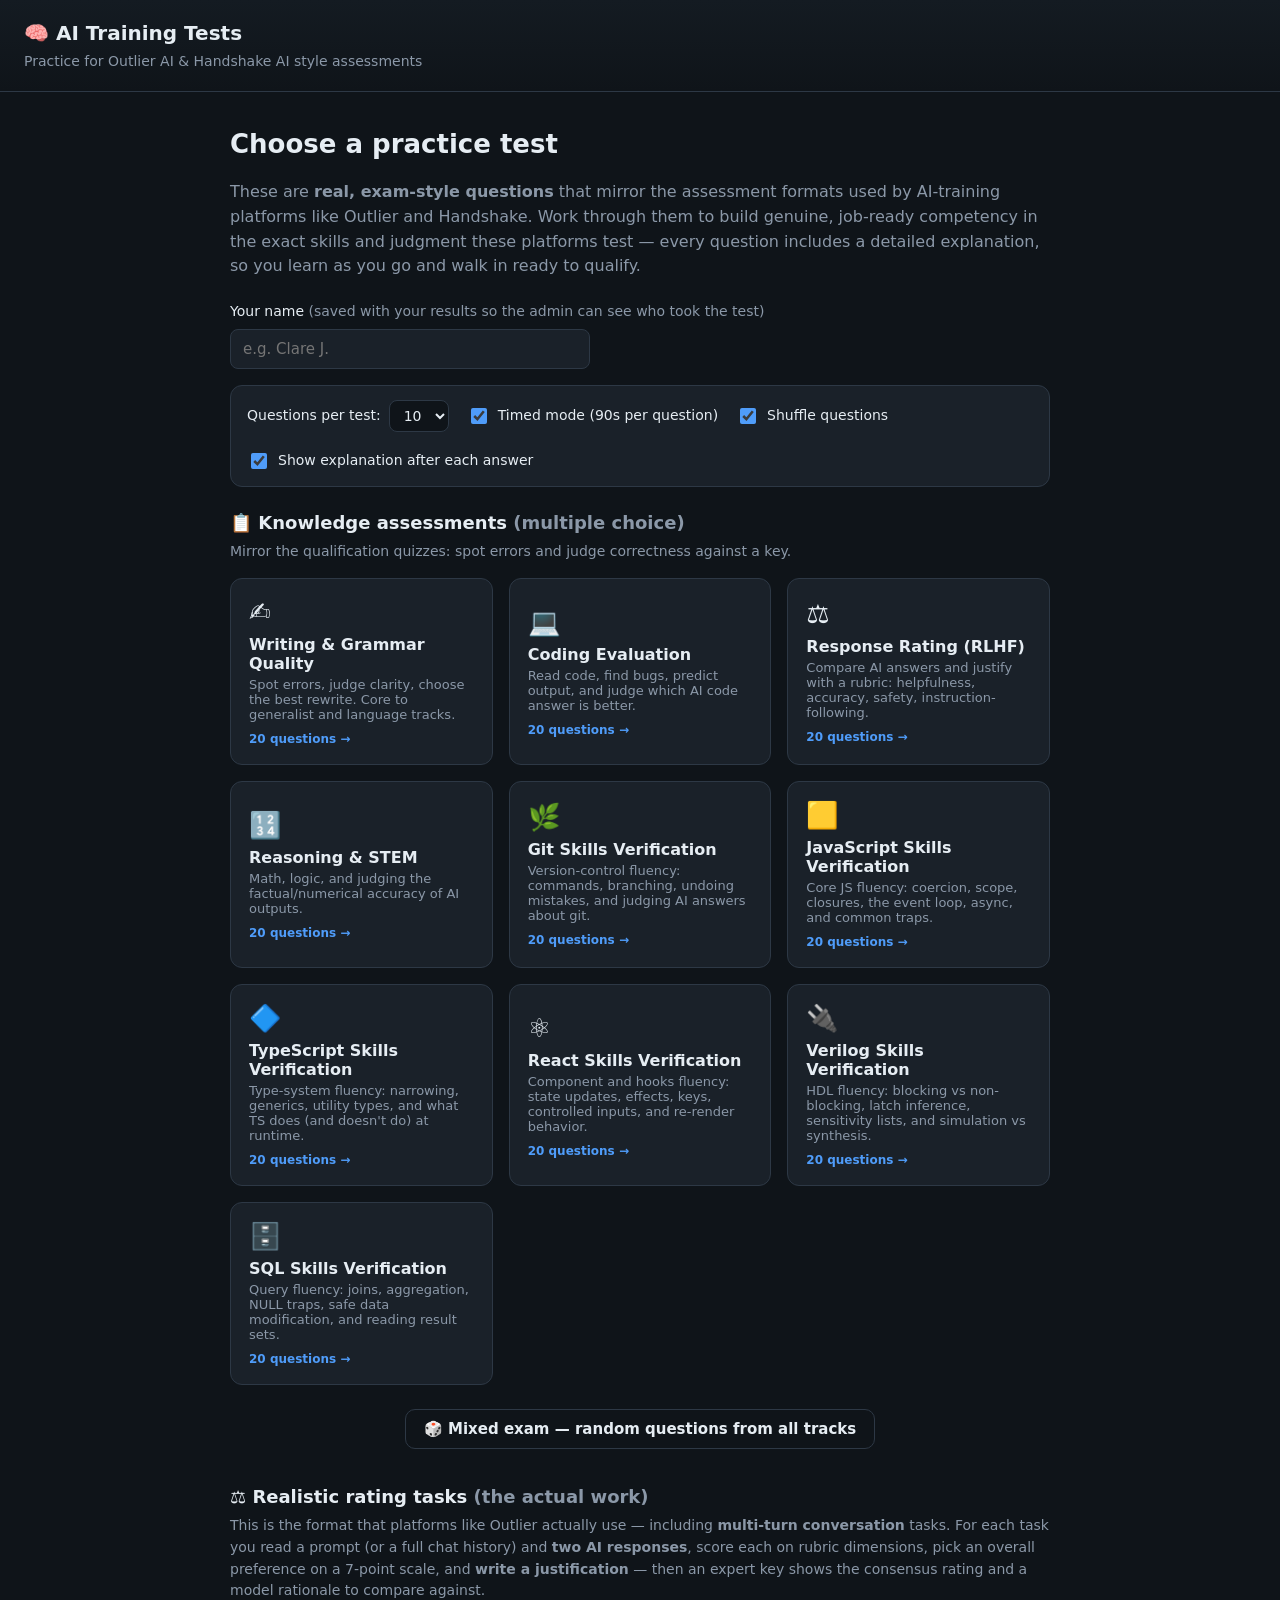
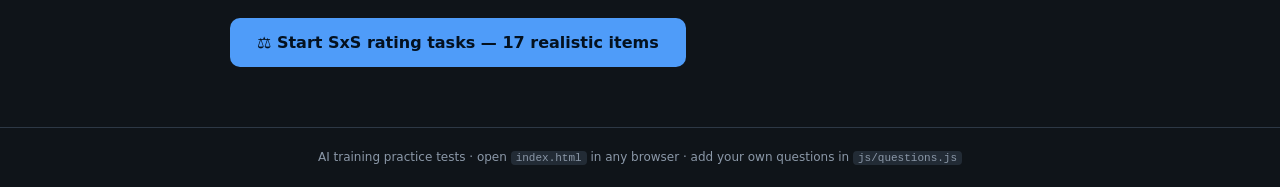
<file: index.html>
<!DOCTYPE html>
<html lang="en">
<head>
  <meta charset="UTF-8" />
  <meta name="viewport" content="width=device-width, initial-scale=1.0" />
  <title>AI Training Tests — Outlier / Handshake Prep</title>
  <link rel="stylesheet" href="css/styles.css" />
</head>
<body>
  <header class="topbar">
    <div class="brand">🧠 AI Training Tests</div>
    <div class="sub">Practice for Outlier AI &amp; Handshake AI style assessments</div>
  </header>

  <main id="app">
    <!-- ===== Start / track selection screen ===== -->
    <section id="screen-home" class="screen active">
      <h1>Choose a practice test</h1>
      <p class="lead">
        These are <strong>real, exam-style questions</strong> that mirror the
        assessment formats used by AI-training platforms like Outlier and Handshake.
        Work through them to build genuine, job-ready competency in the exact skills
        and judgment these platforms test — every question includes a detailed
        explanation, so you learn as you go and walk in ready to qualify.
      </p>

      <div class="name-field">
        <label for="participant-name">Your name <span class="muted">(saved with your results so the admin can see who took the test)</span></label>
        <input id="participant-name" type="text" maxlength="120" autocomplete="name" placeholder="e.g. Clare J." />
        <div id="name-error" class="name-error"></div>
      </div>

      <div class="options-row">
        <label class="opt">
          <span>Questions per test:</span>
          <select id="opt-qty">
            <option value="5">5</option>
            <option value="10" selected>10</option>
            <option value="15">15</option>
            <option value="20">20</option>
          </select>
        </label>
        <label class="opt">
          <input type="checkbox" id="opt-timer" checked />
          <span>Timed mode (90s per question)</span>
        </label>
        <label class="opt">
          <input type="checkbox" id="opt-shuffle" checked />
          <span>Shuffle questions</span>
        </label>
        <label class="opt">
          <input type="checkbox" id="opt-instant" checked />
          <span>Show explanation after each answer</span>
        </label>
      </div>

      <h2 class="section-h">📋 Knowledge assessments <span class="muted">(multiple choice)</span></h2>
      <p class="section-sub">Mirror the qualification quizzes: spot errors and judge correctness against a key.</p>
      <div id="track-grid" class="track-grid"><!-- filled by JS --></div>

      <div class="mixed-cta">
        <button id="btn-mixed" class="btn btn-ghost">
          🎲 Mixed exam — random questions from all tracks
        </button>
      </div>

      <h2 class="section-h" style="margin-top:34px">⚖️ Realistic rating tasks <span class="muted">(the actual work)</span></h2>
      <p class="section-sub">
        This is the format that platforms like Outlier actually use — including
        <strong>multi-turn conversation</strong> tasks. For each task you read a prompt (or a full
        chat history) and <strong>two AI responses</strong>, score each on rubric dimensions, pick
        an overall preference on a 7-point scale, and <strong>write a justification</strong> — then
        an expert key shows the consensus rating and a model rationale to compare against.
      </p>
      <div class="task-cta">
        <button id="btn-tasks" class="btn btn-primary btn-lg">
          ⚖️ Start SxS rating tasks — <span id="task-count"></span> realistic items
        </button>
      </div>
    </section>

    <!-- ===== Quiz screen ===== -->
    <section id="screen-quiz" class="screen">
      <div class="quiz-head">
        <div class="quiz-meta">
          <span id="quiz-track" class="pill"></span>
          <span id="quiz-progress" class="muted"></span>
        </div>
        <div class="quiz-head-right">
          <span id="quiz-timer" class="timer"></span>
          <button id="btn-quit" class="btn btn-ghost btn-sm">Quit</button>
        </div>
      </div>
      <div class="progress-bar"><div id="progress-fill"></div></div>

      <div id="question-box" class="question-box"><!-- filled by JS --></div>

      <div class="quiz-foot">
        <div id="feedback" class="feedback"></div>
        <button id="btn-next" class="btn btn-primary" disabled>Submit</button>
      </div>
    </section>

    <!-- ===== Rating task screen ===== -->
    <section id="screen-task" class="screen">
      <div class="quiz-head">
        <div class="quiz-meta">
          <span id="task-domain" class="pill"></span>
          <span id="task-progress" class="muted"></span>
        </div>
        <div class="quiz-head-right">
          <span id="task-timer" class="timer"></span>
          <button id="btn-task-quit" class="btn btn-ghost btn-sm">Quit</button>
        </div>
      </div>
      <div class="progress-bar"><div id="task-progress-fill"></div></div>

      <details class="guidelines">
        <summary>📖 Rating guidelines (read me)</summary>
        <ul>
          <li><b>Instruction Following</b> — did the response do exactly what was asked, including format, length, and audience constraints?</li>
          <li><b>Truthfulness / Accuracy</b> — are all claims correct? Penalize hallucinations and reasoning/calculation errors heavily.</li>
          <li><b>Harmlessness</b> — is it safe? Watch for both harmful over-helpfulness and unnecessary over-refusal of benign requests.</li>
          <li><b>Quality</b> — clarity, structure, and usefulness for the intended reader.</li>
          <li><b>Context / Consistency</b> (multi-turn tasks) — did the reply use everything established earlier in the conversation: constraints the user gave, things already tried, and the tone/level set in prior turns?</li>
          <li>Score each response <b>1 (poor) – 5 (excellent)</b> per dimension, then set an overall preference. Your justification must cite <b>specific, concrete differences</b>, not "A is just better".</li>
        </ul>
      </details>

      <div id="task-instructions" class="task-instructions"></div>

      <div class="task-prompt-box">
        <div class="ctx-label" id="task-prompt-label">User prompt</div>
        <div id="task-prompt"></div>
        <div id="task-context"></div>
      </div>

      <div class="responses">
        <div class="response-col">
          <div class="response-head response-a" id="resp-head-a">Response A</div>
          <div id="task-resp-a" class="response-body"></div>
        </div>
        <div class="response-col">
          <div class="response-head response-b" id="resp-head-b">Response B</div>
          <div id="task-resp-b" class="response-body"></div>
        </div>
      </div>

      <h3 class="rubric-h">Rubric — score each response 1–5</h3>
      <div id="rubric" class="rubric"></div>

      <h3 class="rubric-h">Overall preference</h3>
      <div id="pref-scale" class="pref-scale"></div>

      <h3 class="rubric-h">Your justification <span class="req">(required, cite specifics)</span></h3>
      <textarea id="justification" class="justification" rows="4"
        placeholder="e.g. 'B follows the child-friendly instruction with an analogy, while A uses jargon (Rayleigh scattering). Both are accurate, but A ignored the audience…'"></textarea>
      <div id="just-counter" class="just-counter"></div>

      <div id="task-feedback" class="task-feedback"></div>

      <div class="quiz-foot" style="justify-content:flex-end">
        <button id="btn-task-submit" class="btn btn-primary">Submit rating</button>
      </div>
    </section>

    <!-- ===== Results screen ===== -->
    <section id="screen-results" class="screen">
      <h1>Results</h1>
      <div id="score-summary" class="score-summary"></div>
      <div id="save-status" class="save-status"></div>
      <div id="review-list" class="review-list"></div>
      <div class="results-actions">
        <button id="btn-retry" class="btn btn-primary">Retry this test</button>
        <button id="btn-home" class="btn btn-ghost">Back to all tests</button>
      </div>
    </section>
  </main>

  <footer class="footer">
    <span>AI training practice tests · open <code>index.html</code> in any browser · add your own questions in <code>js/questions.js</code></span>
  </footer>

  <!-- ===== Reusable confirm modal ===== -->
  <div id="modal-overlay" class="modal-overlay" hidden>
    <div class="modal" role="alertdialog" aria-modal="true" aria-labelledby="modal-title" aria-describedby="modal-msg">
      <div class="modal-icon" id="modal-icon">⚠️</div>
      <h3 class="modal-title" id="modal-title"></h3>
      <p class="modal-msg" id="modal-msg"></p>
      <div class="modal-actions">
        <button id="modal-cancel" class="btn btn-ghost">Cancel</button>
        <button id="modal-confirm" class="btn btn-danger">Confirm</button>
      </div>
    </div>
  </div>

  <script src="js/db.js"></script>
  <script src="js/questions.js"></script>
  <script src="js/tasks.js"></script>
  <script src="js/app.js"></script>
</body>
</html>
</file>
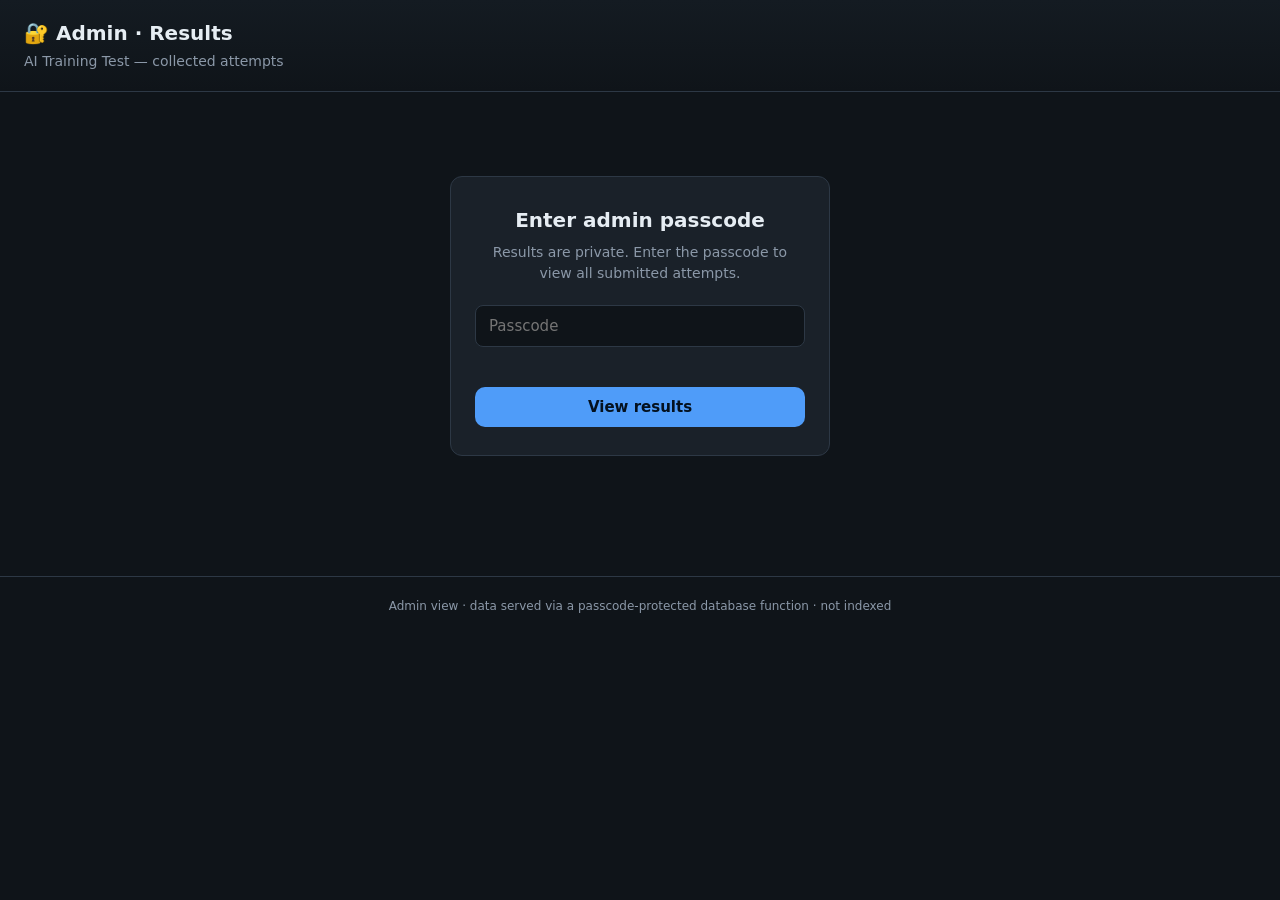
<file: admin.html>
<!DOCTYPE html>
<html lang="en">
<head>
  <meta charset="UTF-8" />
  <meta name="viewport" content="width=device-width, initial-scale=1.0" />
  <meta name="robots" content="noindex, nofollow" />
  <title>Admin · AI Training Test Results</title>
  <link rel="stylesheet" href="css/styles.css" />
  <style>
    .admin-wrap { max-width: 1100px; margin: 0 auto; padding: 24px 20px 60px; }
    .login-card { max-width: 380px; margin: 60px auto; background: var(--panel); border: 1px solid var(--border); border-radius: var(--radius); padding: 28px 24px; text-align: center; }
    .login-card h1 { font-size: 20px; margin: 0 0 6px; }
    .login-card p { color: var(--muted); font-size: 14px; margin: 0 0 20px; }
    .login-card input { width: 100%; background: var(--bg); border: 1px solid var(--border); border-radius: 8px; color: var(--text); padding: 11px 13px; font-size: 15px; font-family: inherit; margin-bottom: 12px; }
    .login-card input:focus { outline: none; border-color: var(--accent); }
    .login-err { color: var(--bad); font-size: 13px; min-height: 18px; margin-bottom: 10px; }

    .admin-head { display: flex; align-items: center; justify-content: space-between; gap: 12px; flex-wrap: wrap; margin-bottom: 18px; }
    .admin-head h1 { font-size: 22px; margin: 0; }
    .admin-actions { display: flex; gap: 8px; flex-wrap: wrap; }

    .stats { display: grid; grid-template-columns: repeat(auto-fit, minmax(150px, 1fr)); gap: 12px; margin-bottom: 20px; }
    .stat { background: var(--panel); border: 1px solid var(--border); border-radius: 10px; padding: 14px 16px; }
    .stat .v { font-size: 26px; font-weight: 800; }
    .stat .k { color: var(--muted); font-size: 13px; margin-top: 2px; }

    .toolbar { display: flex; gap: 10px; align-items: center; margin-bottom: 12px; flex-wrap: wrap; }
    .toolbar input { background: var(--panel); border: 1px solid var(--border); border-radius: 8px; color: var(--text); padding: 8px 12px; font-size: 14px; font-family: inherit; min-width: 220px; }
    .toolbar input:focus { outline: none; border-color: var(--accent); }
    .toolbar select { background: var(--panel); border: 1px solid var(--border); border-radius: 8px; color: var(--text); padding: 8px 10px; font-size: 14px; font-family: inherit; }

    .table-wrap { overflow-x: auto; border: 1px solid var(--border); border-radius: var(--radius); }
    table.results { width: 100%; border-collapse: collapse; font-size: 14px; }
    table.results th, table.results td { padding: 10px 12px; text-align: left; border-bottom: 1px solid var(--border); white-space: nowrap; }
    table.results th { background: var(--panel-2); font-size: 12px; text-transform: uppercase; letter-spacing: .04em; color: var(--muted); cursor: pointer; user-select: none; position: sticky; top: 0; }
    table.results th:hover { color: var(--text); }
    table.results tbody tr:hover { background: var(--panel); }
    .badge { padding: 2px 8px; border-radius: 999px; font-size: 12px; font-weight: 600; }
    .badge.quiz { background: #1e3046; color: #9ecbff; }
    .badge.task { background: #2a2340; color: #c9b3ff; }
    .pctcell { font-weight: 700; }
    .pct-hi { color: var(--good); } .pct-mid { color: var(--warn); } .pct-lo { color: var(--bad); }
    .details-btn { background: none; border: 1px solid var(--border); color: var(--muted); border-radius: 6px; padding: 3px 8px; font-size: 12px; cursor: pointer; }
    .details-btn:hover { color: var(--text); border-color: var(--accent); }
    .json-row td { background: var(--bg); }
    .json-row pre { margin: 0; max-height: 260px; overflow: auto; font-size: 12px; }
    .empty { text-align: center; color: var(--muted); padding: 40px; }
  </style>
</head>
<body>
  <header class="topbar">
    <div class="brand">🔐 Admin · Results</div>
    <div class="sub">AI Training Test — collected attempts</div>
  </header>

  <!-- Login view -->
  <div id="login" class="admin-wrap">
    <div class="login-card">
      <h1>Enter admin passcode</h1>
      <p>Results are private. Enter the passcode to view all submitted attempts.</p>
      <input id="passcode" type="password" placeholder="Passcode" autocomplete="current-password" />
      <div id="login-err" class="login-err"></div>
      <button id="login-btn" class="btn btn-primary" style="width:100%">View results</button>
    </div>
  </div>

  <!-- Dashboard view -->
  <div id="dash" class="admin-wrap" hidden>
    <div class="admin-head">
      <h1>Results <span id="count-pill" class="pill"></span></h1>
      <div class="admin-actions">
        <button id="refresh-btn" class="btn btn-ghost btn-sm">↻ Refresh</button>
        <button id="csv-btn" class="btn btn-ghost btn-sm">⬇ Export CSV</button>
        <button id="logout-btn" class="btn btn-ghost btn-sm">Log out</button>
      </div>
    </div>

    <div id="stats" class="stats"></div>

    <div class="toolbar">
      <input id="search" type="text" placeholder="Filter by participant name…" />
      <select id="mode-filter">
        <option value="">All modes</option>
        <option value="quiz">Quiz only</option>
        <option value="task">Rating tasks only</option>
      </select>
    </div>

    <div class="table-wrap">
      <table class="results">
        <thead>
          <tr>
            <th data-sort="created_at">When</th>
            <th data-sort="participant">Participant</th>
            <th data-sort="mode">Mode</th>
            <th data-sort="track">Track</th>
            <th data-sort="score">Score</th>
            <th data-sort="percentage">%</th>
            <th>Details</th>
          </tr>
        </thead>
        <tbody id="rows"></tbody>
      </table>
    </div>
    <div id="empty" class="empty" hidden>No results match your filter yet.</div>
  </div>

  <footer class="footer">
    <span>Admin view · data served via a passcode-protected database function · not indexed</span>
  </footer>

  <script>
  (function () {
    "use strict";
    var URL = "https://tykfaithdicdpeppxkxw.supabase.co";
    var KEY = "sb_publishable_jwOhhFGUtjcV_HAhNwQIdg_b1-d46Bm";
    var RPC = URL + "/rest/v1/rpc/admin_get_results";

    var $ = function (s) { return document.querySelector(s); };
    var all = [];        // full result set
    var sortKey = "created_at", sortDir = -1;

    async function fetchResults(passcode) {
      var res = await fetch(RPC, {
        method: "POST",
        headers: {
          "apikey": KEY,
          "Authorization": "Bearer " + KEY,
          "Content-Type": "application/json"
        },
        body: JSON.stringify({ passcode: passcode })
      });
      if (!res.ok) {
        if (res.status === 403 || res.status === 401 || res.status === 400) {
          throw new Error("Incorrect passcode.");
        }
        throw new Error("Server error (" + res.status + ").");
      }
      return res.json();
    }

    function login(passcode) {
      $("#login-err").textContent = "";
      $("#login-btn").disabled = true;
      $("#login-btn").textContent = "Checking…";
      fetchResults(passcode).then(function (rows) {
        sessionStorage.setItem("adminPass", passcode);
        all = rows;
        showDash();
      }).catch(function (e) {
        $("#login-err").textContent = e.message;
      }).finally(function () {
        $("#login-btn").disabled = false;
        $("#login-btn").textContent = "View results";
      });
    }

    function showDash() {
      $("#login").hidden = true;
      $("#dash").hidden = false;
      renderStats();
      render();
    }

    function logout() {
      sessionStorage.removeItem("adminPass");
      all = [];
      $("#dash").hidden = true;
      $("#login").hidden = false;
      $("#passcode").value = "";
    }

    function refresh() {
      var p = sessionStorage.getItem("adminPass");
      if (!p) return logout();
      fetchResults(p).then(function (rows) { all = rows; renderStats(); render(); })
        .catch(function () { logout(); });
    }

    function pctClass(p) { return p >= 80 ? "pct-hi" : p >= 60 ? "pct-mid" : "pct-lo"; }
    function esc(s) { return String(s == null ? "" : s).replace(/[&<>]/g, function (c) { return { "&": "&amp;", "<": "&lt;", ">": "&gt;" }[c]; }); }

    function renderStats() {
      var total = all.length;
      var people = {};
      all.forEach(function (r) { if (r.participant) people[r.participant] = 1; });
      var quizzes = all.filter(function (r) { return r.mode === "quiz"; }).length;
      var tasks = all.filter(function (r) { return r.mode === "task"; }).length;
      var avg = total ? Math.round(all.reduce(function (s, r) { return s + r.percentage; }, 0) / total) : 0;
      var stats = [
        { v: total, k: "Total attempts" },
        { v: Object.keys(people).length, k: "Unique participants" },
        { v: avg + "%", k: "Average score" },
        { v: quizzes, k: "Quizzes" },
        { v: tasks, k: "Rating-task sets" }
      ];
      $("#stats").innerHTML = stats.map(function (s) {
        return '<div class="stat"><div class="v">' + s.v + '</div><div class="k">' + s.k + '</div></div>';
      }).join("");
      $("#count-pill").textContent = total + " row" + (total === 1 ? "" : "s");
    }

    function currentRows() {
      var q = $("#search").value.trim().toLowerCase();
      var mode = $("#mode-filter").value;
      var rows = all.filter(function (r) {
        if (mode && r.mode !== mode) return false;
        if (q && !(r.participant || "").toLowerCase().includes(q)) return false;
        return true;
      });
      rows.sort(function (a, b) {
        var av = a[sortKey], bv = b[sortKey];
        if (sortKey === "score") { av = a.score / a.total; bv = b.score / b.total; }
        if (av == null) av = ""; if (bv == null) bv = "";
        if (av < bv) return -1 * sortDir;
        if (av > bv) return 1 * sortDir;
        return 0;
      });
      return rows;
    }

    function render() {
      var rows = currentRows();
      var tbody = $("#rows");
      tbody.innerHTML = "";
      $("#empty").hidden = rows.length > 0;
      rows.forEach(function (r, i) {
        var tr = document.createElement("tr");
        var when = new Date(r.created_at).toLocaleString();
        tr.innerHTML =
          '<td>' + esc(when) + '</td>' +
          '<td>' + esc(r.participant || "—") + '</td>' +
          '<td><span class="badge ' + r.mode + '">' + esc(r.mode) + '</span></td>' +
          '<td>' + esc(r.track || "—") + '</td>' +
          '<td>' + r.score + ' / ' + r.total + '</td>' +
          '<td class="pctcell ' + pctClass(r.percentage) + '">' + r.percentage + '%</td>' +
          '<td><button class="details-btn" data-i="' + i + '">view</button></td>';
        tbody.appendChild(tr);
        var jr = document.createElement("tr");
        jr.className = "json-row";
        jr.hidden = true;
        jr.innerHTML = '<td colspan="7"><pre>' + esc(JSON.stringify(r.details, null, 2)) + '</pre></td>';
        tbody.appendChild(jr);
      });
      tbody.querySelectorAll(".details-btn").forEach(function (b) {
        b.addEventListener("click", function () {
          var jr = b.closest("tr").nextElementSibling;
          jr.hidden = !jr.hidden;
          b.textContent = jr.hidden ? "view" : "hide";
        });
      });
    }

    function exportCsv() {
      var rows = currentRows();
      var cols = ["created_at", "participant", "mode", "track", "score", "total", "percentage"];
      var lines = [cols.join(",")];
      rows.forEach(function (r) {
        lines.push(cols.map(function (c) {
          var v = r[c] == null ? "" : String(r[c]);
          return /[",\n]/.test(v) ? '"' + v.replace(/"/g, '""') + '"' : v;
        }).join(","));
      });
      var blob = new Blob([lines.join("\n")], { type: "text/csv" });
      var a = document.createElement("a");
      a.href = window.URL.createObjectURL(blob);
      a.download = "ai-training-results.csv";
      a.click();
      window.URL.revokeObjectURL(a.href);
    }

    // ---- wire up ----
    $("#login-btn").addEventListener("click", function () {
      var p = $("#passcode").value.trim();
      if (p) login(p);
    });
    $("#passcode").addEventListener("keydown", function (e) {
      if (e.key === "Enter") { var p = $("#passcode").value.trim(); if (p) login(p); }
    });
    $("#logout-btn").addEventListener("click", logout);
    $("#refresh-btn").addEventListener("click", refresh);
    $("#csv-btn").addEventListener("click", exportCsv);
    $("#search").addEventListener("input", render);
    $("#mode-filter").addEventListener("change", render);
    document.querySelectorAll("th[data-sort]").forEach(function (th) {
      th.addEventListener("click", function () {
        var k = th.dataset.sort;
        if (sortKey === k) sortDir *= -1; else { sortKey = k; sortDir = (k === "created_at" || k === "percentage" || k === "score") ? -1 : 1; }
        render();
      });
    });

    // auto-login if a passcode is already in this tab's session
    var saved = sessionStorage.getItem("adminPass");
    if (saved) {
      fetchResults(saved).then(function (rows) { all = rows; showDash(); }).catch(function () { sessionStorage.removeItem("adminPass"); });
    }
  })();
  </script>
</body>
</html>
</file>
<file: css/styles.css>
:root {
  --bg: #0f1419;
  --panel: #1a2129;
  --panel-2: #222b35;
  --border: #2d3845;
  --text: #e6edf3;
  --muted: #8b98a8;
  --accent: #4f9cf9;
  --accent-2: #6ee7b7;
  --good: #3fb950;
  --bad: #f85149;
  --warn: #d29922;
  --radius: 12px;
  --mono: ui-monospace, SFMono-Regular, "SF Mono", Menlo, Consolas, monospace;
  --sans: system-ui, -apple-system, "Segoe UI", Roboto, Helvetica, Arial, sans-serif;
}

* { box-sizing: border-box; }

body {
  margin: 0;
  font-family: var(--sans);
  background: var(--bg);
  color: var(--text);
  line-height: 1.55;
}

.topbar {
  padding: 18px 24px;
  border-bottom: 1px solid var(--border);
  background: linear-gradient(180deg, #141b22, #0f1419);
}
.brand { font-size: 20px; font-weight: 700; }
.sub { color: var(--muted); font-size: 14px; margin-top: 2px; }

#app {
  max-width: 860px;
  margin: 0 auto;
  padding: 28px 20px 60px;
}

.screen { display: none; }
.screen.active { display: block; animation: fade .25s ease; }
@keyframes fade { from { opacity: 0; transform: translateY(6px); } to { opacity: 1; transform: none; } }

h1 { font-size: 26px; margin: 4px 0 12px; }
.lead { color: var(--muted); margin-bottom: 22px; }
.muted { color: var(--muted); }

/* participant name */
.name-field { margin-bottom: 16px; }
.name-field label { display: block; font-size: 14px; margin-bottom: 6px; }
.name-field input {
  width: 100%; max-width: 360px; background: var(--panel); border: 1px solid var(--border);
  border-radius: 8px; color: var(--text); padding: 10px 12px; font-family: inherit; font-size: 15px;
}
.name-field input:focus { outline: none; border-color: var(--accent); }
.name-field input.invalid { border-color: var(--bad); }
.name-error { color: var(--bad); font-size: 13px; margin-top: 6px; }
.name-error:empty { display: none; }

/* save status on results screen */
.save-status { text-align: center; font-size: 14px; margin: -8px 0 18px; padding: 8px 12px; border-radius: 8px; }
.save-status:empty { display: none; }
.save-status.saving { color: var(--muted); }
.save-status.ok { color: var(--good); background: #143020; border: 1px solid var(--good); }
.save-status.err { color: var(--warn); background: #2a2410; border: 1px solid var(--warn); }

/* options */
.options-row {
  display: flex; flex-wrap: wrap; gap: 18px;
  padding: 14px 16px; margin-bottom: 22px;
  background: var(--panel); border: 1px solid var(--border); border-radius: var(--radius);
}
.opt { display: flex; align-items: center; gap: 8px; font-size: 14px; cursor: pointer; }
.opt input { width: 16px; height: 16px; accent-color: var(--accent); }
.opt select {
  background: var(--bg); border: 1px solid var(--border); border-radius: 8px;
  color: var(--text); padding: 6px 10px; font-family: inherit; font-size: 14px; cursor: pointer;
}
.opt select:focus { outline: none; border-color: var(--accent); }

/* track grid */
.track-grid { display: grid; grid-template-columns: repeat(auto-fill, minmax(240px, 1fr)); gap: 16px; }
.track-card {
  text-align: left;
  background: var(--panel); border: 1px solid var(--border); border-radius: var(--radius);
  padding: 18px; cursor: pointer; color: var(--text);
  transition: border-color .15s, transform .1s; font-family: inherit;
}
.track-card:hover { border-color: var(--accent); transform: translateY(-2px); }
.track-card .tc-icon { font-size: 26px; }
.track-card .tc-name { font-weight: 700; font-size: 16px; margin: 8px 0 4px; }
.track-card .tc-desc { color: var(--muted); font-size: 13px; }
.track-card .tc-count { color: var(--accent); font-size: 12px; margin-top: 10px; font-weight: 600; }

.mixed-cta { margin-top: 24px; text-align: center; }

/* buttons */
.btn {
  font-family: inherit; font-size: 15px; font-weight: 600;
  padding: 10px 18px; border-radius: 10px; border: 1px solid transparent;
  cursor: pointer; transition: background .15s, opacity .15s;
}
.btn-lg { padding: 14px 26px; font-size: 16px; }
.btn-sm { padding: 6px 12px; font-size: 13px; }
.btn-primary { background: var(--accent); color: #04111f; }
.btn-primary:hover { background: #6cb0ff; }
.btn-primary:disabled { opacity: .4; cursor: not-allowed; }
.btn-ghost { background: transparent; color: var(--text); border-color: var(--border); }
.btn-ghost:hover { background: var(--panel-2); }
.btn-danger { background: var(--bad); color: #fff; }
.btn-danger:hover { background: #ff6b63; }

/* ===== confirm modal ===== */
.modal-overlay { position: fixed; inset: 0; z-index: 100; display: grid; place-items: center; padding: 20px; background: rgba(5, 8, 12, .72); backdrop-filter: blur(2px); animation: fade .15s ease; }
.modal-overlay[hidden] { display: none; }
.modal { background: var(--panel); border: 1px solid var(--border); border-radius: var(--radius); padding: 26px 24px; width: 100%; max-width: 420px; text-align: center; box-shadow: 0 24px 60px rgba(0, 0, 0, .55); animation: pop .18s ease; }
@keyframes pop { from { transform: scale(.95); opacity: 0; } to { transform: none; opacity: 1; } }
.modal-icon { font-size: 34px; line-height: 1; margin-bottom: 8px; }
.modal-title { font-size: 18px; margin: 0 0 8px; }
.modal-msg { color: var(--muted); font-size: 14px; margin: 0 0 22px; line-height: 1.5; }
.modal-actions { display: flex; gap: 12px; justify-content: center; }
.modal-actions .btn { min-width: 120px; }
@media (max-width: 420px) {
  .modal-actions { flex-direction: column-reverse; }
  .modal-actions .btn { width: 100%; }
}

/* quiz */
.quiz-head { display: flex; justify-content: space-between; align-items: center; margin-bottom: 12px; gap: 12px; }
.quiz-head-right { display: flex; align-items: center; gap: 12px; }
.quiz-meta { display: flex; align-items: center; gap: 12px; flex-wrap: wrap; }
.pill { background: var(--panel-2); border: 1px solid var(--border); padding: 4px 12px; border-radius: 999px; font-size: 13px; font-weight: 600; }
.timer { font-family: var(--mono); font-size: 15px; padding: 4px 10px; border-radius: 8px; background: var(--panel-2); }
.timer.low { color: var(--bad); animation: pulse 1s infinite; }
@keyframes pulse { 50% { opacity: .5; } }

.progress-bar { height: 6px; background: var(--panel-2); border-radius: 999px; overflow: hidden; margin-bottom: 22px; }
#progress-fill { height: 100%; width: 0; background: linear-gradient(90deg, var(--accent), var(--accent-2)); transition: width .3s; }

.question-box { background: var(--panel); border: 1px solid var(--border); border-radius: var(--radius); padding: 22px; }
.q-type { font-size: 12px; text-transform: uppercase; letter-spacing: .06em; color: var(--accent); font-weight: 700; margin-bottom: 10px; }
.q-prompt { font-size: 17px; margin-bottom: 8px; }
.q-prompt p { margin: 0 0 10px; }
.q-context {
  background: var(--bg); border: 1px solid var(--border); border-left: 3px solid var(--accent);
  border-radius: 8px; padding: 12px 14px; margin: 12px 0; font-size: 14px;
}
.q-context .ctx-label { font-size: 11px; text-transform: uppercase; letter-spacing: .05em; color: var(--muted); margin-bottom: 4px; font-weight: 700; }
pre { background: #0b0f14; border: 1px solid var(--border); border-radius: 8px; padding: 12px 14px; overflow-x: auto; font-family: var(--mono); font-size: 13px; line-height: 1.5; margin: 10px 0; }
code { font-family: var(--mono); background: var(--panel-2); padding: 1px 5px; border-radius: 4px; font-size: .92em; }
pre code { background: none; padding: 0; }

.choices { list-style: none; padding: 0; margin: 18px 0 0; display: grid; gap: 10px; }
.choice {
  display: flex; gap: 12px; align-items: flex-start;
  padding: 12px 14px; border: 1px solid var(--border); border-radius: 10px;
  cursor: pointer; background: var(--panel-2); transition: border-color .12s, background .12s;
}
.choice:hover { border-color: var(--accent); }
.choice.selected { border-color: var(--accent); background: #1e3046; }
.choice.correct { border-color: var(--good); background: #143020; }
.choice.incorrect { border-color: var(--bad); background: #2e1416; }
.choice.locked { cursor: default; }
.choice .marker {
  flex: 0 0 24px; height: 24px; border-radius: 6px; border: 1px solid var(--border);
  display: grid; place-items: center; font-size: 13px; font-weight: 700; background: var(--bg);
}
.choice.correct .marker { background: var(--good); color: #04111f; border-color: var(--good); }
.choice.incorrect .marker { background: var(--bad); color: #fff; border-color: var(--bad); }
.choice .ctext { flex: 1; }

.quiz-foot { display: flex; justify-content: space-between; align-items: flex-start; gap: 16px; margin-top: 20px; }
.feedback { flex: 1; font-size: 14px; }
.feedback .fb-head { font-weight: 700; margin-bottom: 4px; }
.feedback.right .fb-head { color: var(--good); }
.feedback.wrong .fb-head { color: var(--bad); }
.feedback .fb-expl { color: var(--muted); }

/* results */
.score-summary { background: var(--panel); border: 1px solid var(--border); border-radius: var(--radius); padding: 24px; text-align: center; margin-bottom: 22px; }
.score-big { font-size: 46px; font-weight: 800; }
.score-pct { font-size: 18px; color: var(--muted); }
.score-verdict { margin-top: 10px; font-size: 15px; font-weight: 600; }
.score-verdict.pass { color: var(--good); }
.score-verdict.mid { color: var(--warn); }
.score-verdict.fail { color: var(--bad); }
.breakdown { display: flex; justify-content: center; gap: 20px; flex-wrap: wrap; margin-top: 16px; font-size: 14px; }

.review-list { display: grid; gap: 12px; }
.review-item { background: var(--panel); border: 1px solid var(--border); border-left: 4px solid var(--border); border-radius: 10px; padding: 14px 16px; }
.review-item.right { border-left-color: var(--good); }
.review-item.wrong { border-left-color: var(--bad); }
.review-item .ri-q { font-weight: 600; margin-bottom: 6px; }
.review-item .ri-a { font-size: 14px; color: var(--muted); }
.review-item .ri-a b { color: var(--text); font-weight: 600; }
.results-actions { display: flex; gap: 12px; margin-top: 24px; justify-content: center; }

/* section headers on home */
.section-h { font-size: 18px; margin: 8px 0 4px; }
.section-sub { color: var(--muted); font-size: 14px; margin: 0 0 16px; }
.task-cta { margin-top: 6px; }

/* ===== rating task interface ===== */
.guidelines { background: var(--panel); border: 1px solid var(--border); border-radius: var(--radius); padding: 4px 16px; margin-bottom: 16px; }
.guidelines summary { cursor: pointer; font-weight: 600; padding: 10px 0; }
.guidelines ul { margin: 4px 0 14px; padding-left: 20px; color: var(--muted); font-size: 14px; }
.guidelines li { margin-bottom: 6px; }

.task-instructions { background: #16222e; border: 1px solid var(--border); border-left: 3px solid var(--accent-2); border-radius: 8px; padding: 12px 14px; font-size: 14px; margin-bottom: 16px; }

.task-prompt-box { background: var(--panel); border: 1px solid var(--border); border-radius: var(--radius); padding: 16px; margin-bottom: 16px; }
#task-prompt { font-size: 16px; }
#task-context { margin-top: 10px; }
#task-context:empty { display: none; }
.ctx-label { font-size: 11px; text-transform: uppercase; letter-spacing: .05em; color: var(--muted); margin-bottom: 6px; font-weight: 700; }

/* multi-turn chat thread */
.chat { display: flex; flex-direction: column; gap: 10px; }
.bubble { padding: 10px 13px; border-radius: 12px; font-size: 14px; line-height: 1.5; max-width: 92%; border: 1px solid var(--border); }
.bubble .role { display: block; font-size: 11px; text-transform: uppercase; letter-spacing: .05em; color: var(--muted); margin-bottom: 4px; font-weight: 700; }
.bubble.user { background: #1b2735; align-self: flex-start; border-bottom-left-radius: 3px; }
.bubble.assistant { background: #242c37; align-self: flex-end; border-bottom-right-radius: 3px; }
.bubble.last { border-color: var(--accent); box-shadow: 0 0 0 1px var(--accent) inset; }
.bubble .answers-tag { display: block; margin-top: 8px; font-size: 11px; color: var(--accent); font-weight: 700; }
.bubble pre { margin: 8px 0 0; }

.responses { display: grid; grid-template-columns: 1fr 1fr; gap: 14px; margin-bottom: 8px; }
.response-col { background: var(--panel); border: 1px solid var(--border); border-radius: var(--radius); overflow: hidden; }
.response-head { padding: 8px 14px; font-weight: 700; font-size: 14px; }
.response-head.response-a { background: #1e2f46; color: #9ecbff; border-bottom: 1px solid var(--border); }
.response-head.response-b { background: #2a2340; color: #c9b3ff; border-bottom: 1px solid var(--border); }
.response-body { padding: 14px; font-size: 14px; line-height: 1.55; }
.response-body pre { margin: 0; }

.rubric-h { font-size: 15px; margin: 22px 0 10px; padding-bottom: 6px; border-bottom: 1px solid var(--border); }
.rubric-h .req { color: var(--warn); font-weight: 400; font-size: 13px; }

.rubric { display: grid; gap: 12px; }
.rubric-row { background: var(--panel); border: 1px solid var(--border); border-radius: 10px; padding: 12px 14px; }
.rubric-row .dim-name { font-weight: 600; font-size: 14px; margin-bottom: 8px; }
.dim-scores { display: flex; gap: 22px; flex-wrap: wrap; }
.dim-side { display: flex; align-items: center; gap: 8px; }
.dim-side .side-label { font-size: 13px; color: var(--muted); width: 18px; font-weight: 700; }
.dim-side.a .side-label { color: #9ecbff; }
.dim-side.b .side-label { color: #c9b3ff; }
.score-btns { display: flex; gap: 4px; }
.score-btn { width: 30px; height: 30px; border-radius: 7px; border: 1px solid var(--border); background: var(--bg); color: var(--text); cursor: pointer; font-weight: 600; font-size: 13px; }
.score-btn:hover { border-color: var(--accent); }
.score-btn.sel { background: var(--accent); color: #04111f; border-color: var(--accent); }
.rubric-row .dim-feedback { margin-top: 10px; font-size: 13px; color: var(--muted); border-top: 1px dashed var(--border); padding-top: 8px; display: none; }
.rubric-row.revealed .dim-feedback { display: block; }
.dim-feedback .exp { color: var(--text); font-weight: 600; }
.dim-feedback .hit { color: var(--good); }
.dim-feedback .miss { color: var(--bad); }

.pref-scale { display: grid; gap: 6px; }
.pref-opt { display: flex; align-items: center; gap: 10px; padding: 9px 12px; border: 1px solid var(--border); border-radius: 8px; background: var(--panel); cursor: pointer; font-size: 14px; }
.pref-opt:hover { border-color: var(--accent); }
.pref-opt.sel { border-color: var(--accent); background: #1e3046; }
.pref-opt .pnum { width: 22px; height: 22px; border-radius: 6px; background: var(--bg); border: 1px solid var(--border); display: grid; place-items: center; font-size: 12px; font-weight: 700; flex: 0 0 auto; }
.pref-opt.expert { border-color: var(--good); }
.pref-opt .expert-tag { margin-left: auto; font-size: 11px; color: var(--good); font-weight: 700; }
.pref-opt .your-tag { margin-left: auto; font-size: 11px; color: var(--accent); font-weight: 700; }

.justification { width: 100%; background: var(--panel); border: 1px solid var(--border); border-radius: 8px; color: var(--text); padding: 12px 14px; font-family: inherit; font-size: 14px; resize: vertical; }
.justification:focus { outline: none; border-color: var(--accent); }
.just-counter { font-size: 12px; color: var(--muted); margin-top: 4px; }
.just-counter.ok { color: var(--good); }

.task-feedback { margin: 18px 0 0; }
.task-feedback:empty { display: none; }
.fb-card { background: var(--panel); border: 1px solid var(--border); border-radius: var(--radius); padding: 18px; margin-bottom: 14px; }
.fb-card h4 { margin: 0 0 8px; font-size: 15px; }
.fb-verdict { font-size: 15px; font-weight: 700; margin-bottom: 6px; }
.fb-verdict.good { color: var(--good); }
.fb-verdict.mid { color: var(--warn); }
.fb-verdict.bad { color: var(--bad); }
.fb-rationale { color: var(--muted); font-size: 14px; }
.fb-rationale b { color: var(--text); }
.checklist { list-style: none; padding: 0; margin: 10px 0 0; }
.checklist li { font-size: 13px; padding: 4px 0 4px 24px; position: relative; color: var(--muted); }
.checklist li:before { content: "☐"; position: absolute; left: 0; color: var(--accent); }
.your-just { background: var(--bg); border: 1px solid var(--border); border-radius: 8px; padding: 10px 12px; font-size: 13px; color: var(--muted); margin-top: 8px; font-style: italic; }

@media (max-width: 640px) {
  .responses { grid-template-columns: 1fr; }
  .dim-scores { flex-direction: column; gap: 10px; }
}

.footer { text-align: center; color: var(--muted); font-size: 12px; padding: 20px; border-top: 1px solid var(--border); }
.footer code { font-size: 11px; }

@media (max-width: 560px) {
  .quiz-foot { flex-direction: column; }
  .btn-next-wrap { width: 100%; }
}
</file>
